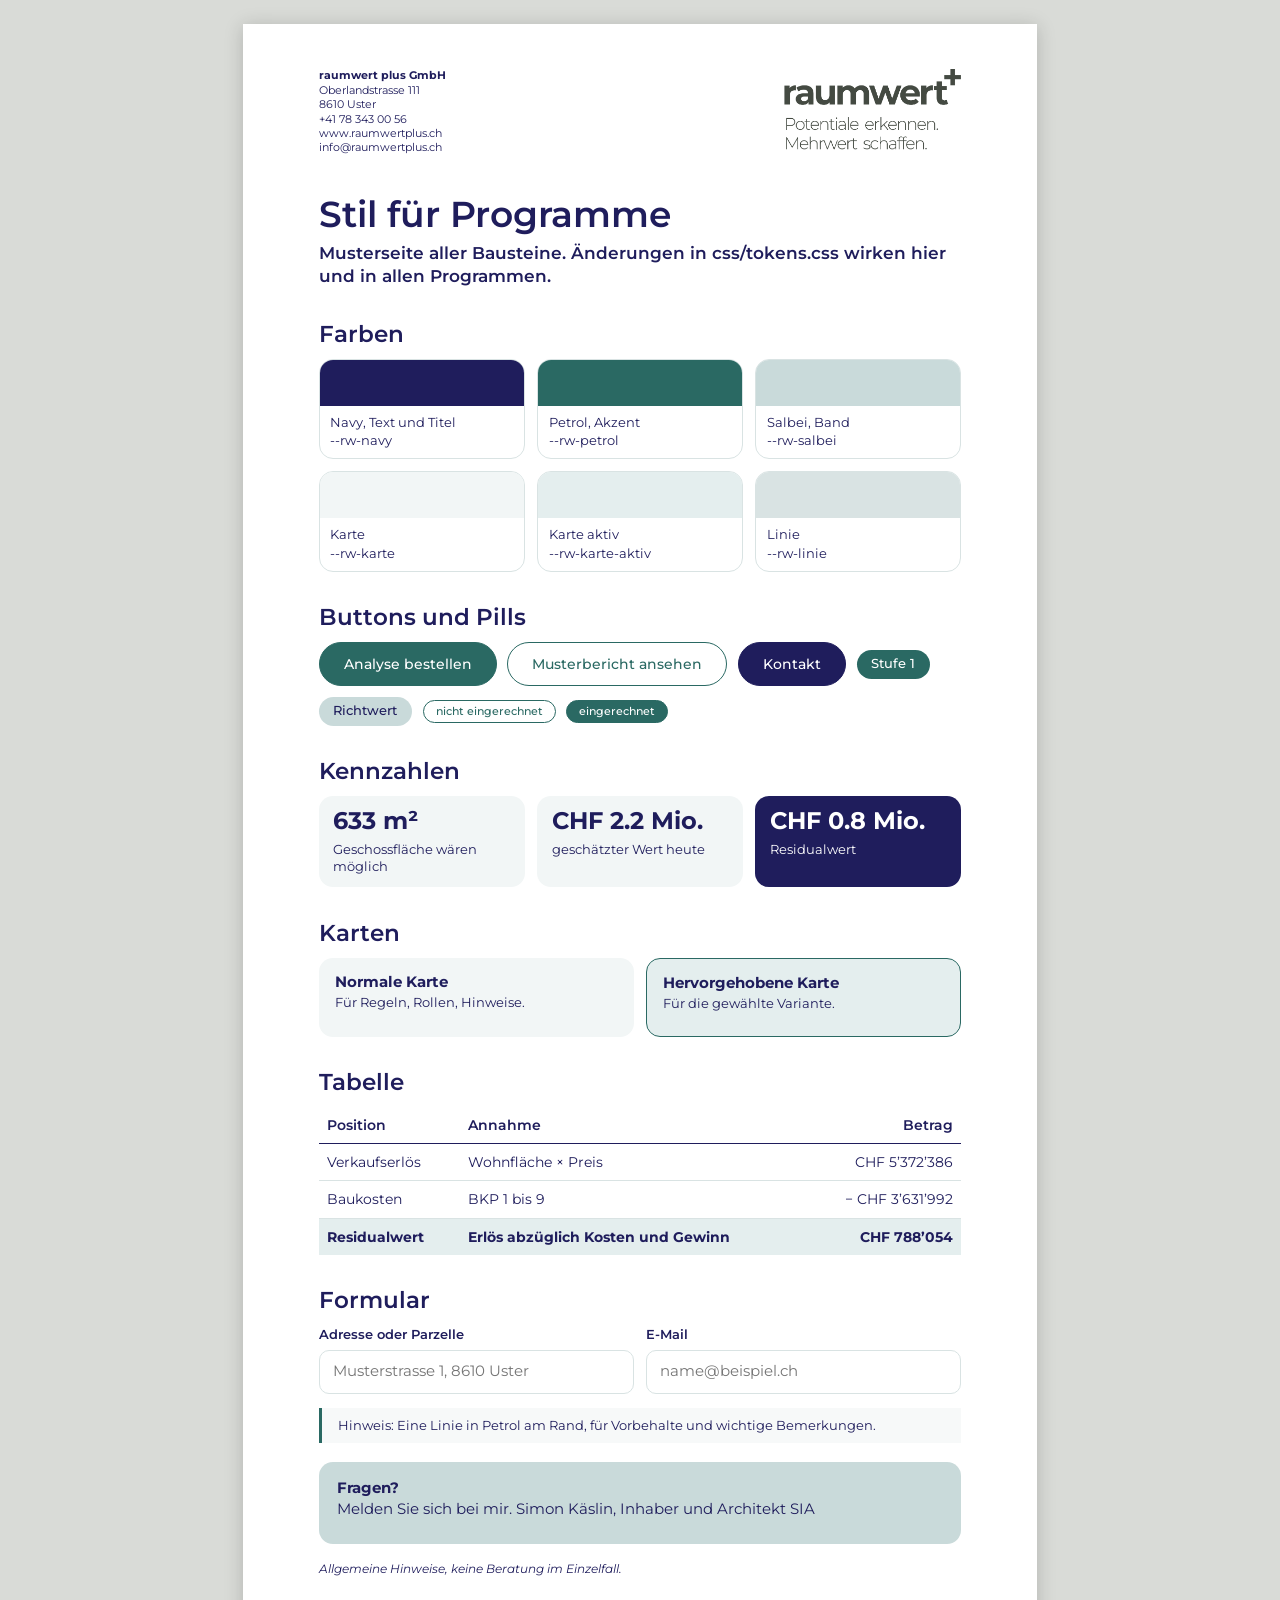
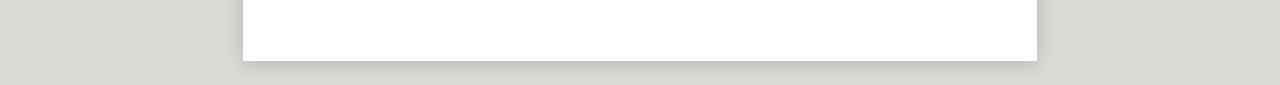
<file: index.html>
<!DOCTYPE html>
<html lang="de-CH">
<head>
<meta charset="utf-8">
<meta name="viewport" content="width=device-width, initial-scale=1">
<title>raumwert plus: Stil für Programme</title>
<link rel="stylesheet" href="css/raumwert.css">
<link rel="stylesheet" href="css/druck.css">
<style>
  .muster { display: flex; flex-wrap: wrap; gap: 8pt; align-items: center; margin: 6pt 0 14pt; }
  .farbe { border-radius: var(--rw-rund); overflow: hidden; border: 1px solid var(--rw-linie); font-size: var(--rw-gr-klein); }
  .farbe i { display: block; height: 46px; }
  .farbe span { display: block; padding: 6pt 8pt; }
</style>
</head>
<body>
<div class="rw-blatt">
  <div class="rw-kopf">
    <div class="rw-absender"><b>raumwert plus GmbH</b><br>Oberlandstrasse 111<br>8610 Uster<br>+41 78 343 00 56<br>www.raumwertplus.ch<br>info@raumwertplus.ch</div>
    <img class="rw-logo" src="assets/logo.png" alt="raumwert plus">
  </div>

  <h1>Stil für Programme</h1>
  <p class="rw-lead">Musterseite aller Bausteine. Änderungen in css/tokens.css wirken hier und in allen Programmen.</p>

  <h2>Farben</h2>
  <div class="rw-raster-3">
    <div class="farbe"><i style="background:var(--rw-navy)"></i><span>Navy, Text und Titel<br>--rw-navy</span></div>
    <div class="farbe"><i style="background:var(--rw-petrol)"></i><span>Petrol, Akzent<br>--rw-petrol</span></div>
    <div class="farbe"><i style="background:var(--rw-salbei)"></i><span>Salbei, Band<br>--rw-salbei</span></div>
    <div class="farbe"><i style="background:var(--rw-karte)"></i><span>Karte<br>--rw-karte</span></div>
    <div class="farbe"><i style="background:var(--rw-karte-aktiv)"></i><span>Karte aktiv<br>--rw-karte-aktiv</span></div>
    <div class="farbe"><i style="background:var(--rw-linie)"></i><span>Linie<br>--rw-linie</span></div>
  </div>

  <h2>Buttons und Pills</h2>
  <div class="muster">
    <a class="rw-button" href="#">Analyse bestellen</a>
    <a class="rw-button rw-button-hell" href="#">Musterbericht ansehen</a>
    <a class="rw-button rw-button-dunkel" href="#">Kontakt</a>
    <span class="rw-pill">Stufe 1</span>
    <span class="rw-pill rw-pill-hell">Richtwert</span>
    <span class="rw-badge">nicht eingerechnet</span>
    <span class="rw-badge rw-badge-ok">eingerechnet</span>
  </div>

  <h2>Kennzahlen</h2>
  <div class="rw-raster-3">
    <div class="rw-kpi"><b>633 m²</b><span>Geschossfläche wären möglich</span></div>
    <div class="rw-kpi"><b>CHF 2.2 Mio.</b><span>geschätzter Wert heute</span></div>
    <div class="rw-kpi rw-kpi-dunkel"><b>CHF 0.8 Mio.</b><span>Residualwert</span></div>
  </div>

  <h2>Karten</h2>
  <div class="rw-raster-2">
    <div class="rw-karte"><b>Normale Karte</b><p class="rw-klein">Für Regeln, Rollen, Hinweise.</p></div>
    <div class="rw-karte rw-karte-aktiv"><b>Hervorgehobene Karte</b><p class="rw-klein">Für die gewählte Variante.</p></div>
  </div>

  <h2>Tabelle</h2>
  <table class="rw-tabelle">
    <thead><tr><th>Position</th><th>Annahme</th><th class="r">Betrag</th></tr></thead>
    <tbody>
      <tr><td>Verkaufserlös</td><td>Wohnfläche × Preis</td><td class="r">CHF 5’372’386</td></tr>
      <tr><td>Baukosten</td><td>BKP 1 bis 9</td><td class="r">− CHF 3’631’992</td></tr>
      <tr class="summe"><td>Residualwert</td><td>Erlös abzüglich Kosten und Gewinn</td><td class="r">CHF 788’054</td></tr>
    </tbody>
  </table>

  <h2>Formular</h2>
  <div class="rw-raster-2">
    <div class="rw-feld"><label for="a">Adresse oder Parzelle</label><input id="a" placeholder="Musterstrasse 1, 8610 Uster"></div>
    <div class="rw-feld"><label for="m">E-Mail</label><input id="m" type="email" placeholder="name@beispiel.ch"></div>
  </div>

  <div class="rw-hinweis">Hinweis: Eine Linie in Petrol am Rand, für Vorbehalte und wichtige Bemerkungen.</div>
  <div class="rw-fragen"><b>Fragen?</b><p>Melden Sie sich bei mir. Simon Käslin, Inhaber und Architekt SIA</p></div>
  <p class="rw-vorbehalt">Allgemeine Hinweise, keine Beratung im Einzelfall.</p>
</div>
</body>
</html>
</file>
<file: css/raumwert.css>
/* raumwert plus: gemeinsame Bausteine für alle Programme und Berichte.
   Einbinden mit einer Zeile:
   <link rel="stylesheet" href="https://skraumwertplus.github.io/raumwert-design/css/raumwert.css">
   Alle Werte kommen aus tokens.css. */

@import url("tokens.css");

/* Grundlage */
*, *::before, *::after { box-sizing: border-box; }
body {
  margin: 0;
  color: var(--rw-text);
  font: var(--rw-grad-normal) var(--rw-gr-text)/var(--rw-zeilenabstand) var(--rw-schrift);
}
p { margin: 0 0 6pt; }
ul, ol { margin: 0 0 8pt; padding-left: 16pt; }
li { margin-bottom: 3pt; }
a { color: var(--rw-akzent); }
h1 { font-size: var(--rw-gr-h1); line-height: 1.12; font-weight: var(--rw-grad-halbfett); margin: 0 0 4pt; }
h2 { font-size: var(--rw-gr-h2); font-weight: var(--rw-grad-halbfett); margin: 22pt 0 6pt; break-after: avoid; }
h3 { font-size: var(--rw-gr-h3); font-weight: var(--rw-grad-halbfett); margin: 16pt 0 6pt; break-after: avoid; }
.rw-klein { font-size: var(--rw-gr-klein); }
.rw-lead { font-size: 12.5pt; font-weight: var(--rw-grad-halbfett); line-height: 1.4; margin: 6pt 0 8pt; }

/* Buttons */
.rw-button {
  display: inline-flex; align-items: center; justify-content: center; gap: 6pt;
  padding: 9pt 18pt; border: 1.5px solid var(--rw-akzent); border-radius: var(--rw-rund-pill);
  background: var(--rw-akzent); color: var(--rw-weiss);
  font: var(--rw-grad-mittel) 10.5pt var(--rw-schrift); text-decoration: none; cursor: pointer;
}
.rw-button:hover { filter: brightness(1.08); }
.rw-button:focus-visible { outline: 2px solid var(--rw-navy); outline-offset: 2px; }
.rw-button-hell { background: var(--rw-weiss); color: var(--rw-akzent); }
.rw-button-dunkel { background: var(--rw-navy); border-color: var(--rw-navy); }

/* Pills und Badges */
.rw-pill { display: inline-block; padding: 4pt 11pt; border-radius: var(--rw-rund-pill); background: var(--rw-akzent); color: var(--rw-weiss); font-size: var(--rw-gr-klein); font-weight: var(--rw-grad-mittel); }
.rw-pill-hell { background: var(--rw-band); color: var(--rw-text); }
.rw-badge { font-size: 8.5pt; font-weight: var(--rw-grad-mittel); padding: 2pt 9pt; border-radius: var(--rw-rund-pill); background: var(--rw-weiss); border: 1px solid var(--rw-akzent); color: var(--rw-akzent); }
.rw-badge-ok { background: var(--rw-akzent); color: var(--rw-weiss); }

/* Karten und Kennzahlen */
.rw-karte { border-radius: var(--rw-rund); background: var(--rw-flaeche); padding: 11pt 12pt; break-inside: avoid; }
.rw-karte-aktiv { background: var(--rw-flaeche-aktiv); border: 1.5px solid var(--rw-akzent); }
.rw-raster-3 { display: grid; grid-template-columns: repeat(3, minmax(0, 1fr)); gap: 9pt; }
.rw-raster-2 { display: grid; grid-template-columns: repeat(2, minmax(0, 1fr)); gap: 9pt; }
.rw-kpi { border-radius: var(--rw-rund); background: var(--rw-flaeche); padding: 9pt 11pt; display: flex; flex-direction: column; gap: 5pt; }
.rw-kpi b { font-size: var(--rw-gr-kennzahl); line-height: 1.1; white-space: nowrap; }
.rw-kpi span { font-size: var(--rw-gr-klein); line-height: 1.35; }
.rw-kpi-dunkel { background: var(--rw-flaeche-dunkel); color: var(--rw-weiss); }
.rw-symbol { width: 22px; height: 22px; color: var(--rw-akzent); display: block; }

/* Kapitelnummer im Kreis */
.rw-nr { flex: none; width: 30px; height: 30px; border-radius: 50%; background: var(--rw-navy); color: var(--rw-weiss); font-size: 12pt; font-weight: var(--rw-grad-fett); display: inline-flex; align-items: center; justify-content: center; }

/* Tabellen: keine farbigen Köpfe, feine Linien */
.rw-tabelle { width: 100%; border-collapse: collapse; margin: 6pt 0; font-size: 10.5pt; }
.rw-tabelle th { font-weight: var(--rw-grad-halbfett); text-align: left; padding: 6pt; border-bottom: 1.5px solid var(--rw-text); vertical-align: bottom; }
.rw-tabelle td { padding: 6pt; border-bottom: 1px solid var(--rw-linie); vertical-align: top; }
.rw-tabelle .r { text-align: right; }
.rw-tabelle tr { break-inside: avoid; }
.rw-tabelle tr.summe td { font-weight: var(--rw-grad-fett); border-top: 1.5px solid var(--rw-text); border-bottom: 0; background: var(--rw-flaeche-aktiv); }

/* Hinweise und Schluss */
.rw-hinweis { border-left: 3px solid var(--rw-akzent); padding: 6pt 12pt; background: #F7F9F9; font-size: 10pt; break-inside: avoid; }
.rw-fragen { margin-top: 14pt; border-radius: var(--rw-rund); background: var(--rw-band); padding: 12pt 14pt; break-inside: avoid; }
.rw-vorbehalt { font-size: 9pt; font-style: italic; margin-top: 12pt; }

/* Legenden zu Plänen */
.rw-legende { display: flex; flex-wrap: wrap; gap: 4pt 14pt; margin-top: 7pt; font-size: var(--rw-gr-klein); }
.rw-legende span { display: inline-flex; align-items: center; }
.rw-lg { display: inline-block; width: 12pt; height: 9pt; margin-right: 5pt; border: 1px solid #000; border-radius: 2px; }

/* Formulare */
.rw-feld { display: flex; flex-direction: column; gap: 4pt; margin-bottom: 10pt; }
.rw-feld label { font-weight: var(--rw-grad-halbfett); font-size: 10pt; }
.rw-feld input, .rw-feld select, .rw-feld textarea {
  font: inherit; color: inherit; padding: 8pt 10pt; border: 1px solid var(--rw-linie); border-radius: 10px; background: var(--rw-weiss);
}
.rw-feld input:focus, .rw-feld select:focus, .rw-feld textarea:focus { outline: 2px solid var(--rw-akzent); outline-offset: 0; }

/* Handy */
@media screen and (max-width: 720px) {
  body { font-size: 15px; }
  .rw-raster-3, .rw-raster-2 { grid-template-columns: minmax(0, 1fr); }
}
</file>
<file: css/druck.css>
/* raumwert plus: Seitenlayout für PDF-Berichte (A4, Briefkopf, Fusszeile).
   Zusätzlich zu raumwert.css laden. Der Briefkopf steht in vorlagen/briefkopf.html. */

@page {
  size: A4;
  margin: var(--rw-seite-rand-oben, 45mm) var(--rw-seite-rand-seite, 20mm) var(--rw-seite-rand-unten, 20mm);
}
html { background: var(--rw-papier); }
.rw-blatt { background: var(--rw-weiss); max-width: 210mm; margin: 24px auto; padding: 12mm 20mm 20mm; box-shadow: 0 2px 18px rgba(0, 0, 0, .18); }
.rw-kopf { display: flex; justify-content: space-between; align-items: flex-start; gap: 16px; margin-bottom: 10mm; }
.rw-absender { font-size: 8pt; line-height: 1.35; }
.rw-absender b { font-weight: var(--rw-grad-fett); }
.rw-logo { width: 47mm; max-width: 40%; height: auto; }
.rw-seitenumbruch { break-after: page; }

@media print {
  html { background: var(--rw-weiss); }
  .rw-blatt { max-width: none; margin: 0; padding: 0; box-shadow: none; }
  .rw-kopf { display: none; } /* im PDF setzt das Programm Kopf und Fusszeile pro Seite */
  a { color: inherit; }
}
@media screen and (max-width: 720px) {
  .rw-blatt { margin: 0; padding: 16px; box-shadow: none; }
}
</file>
